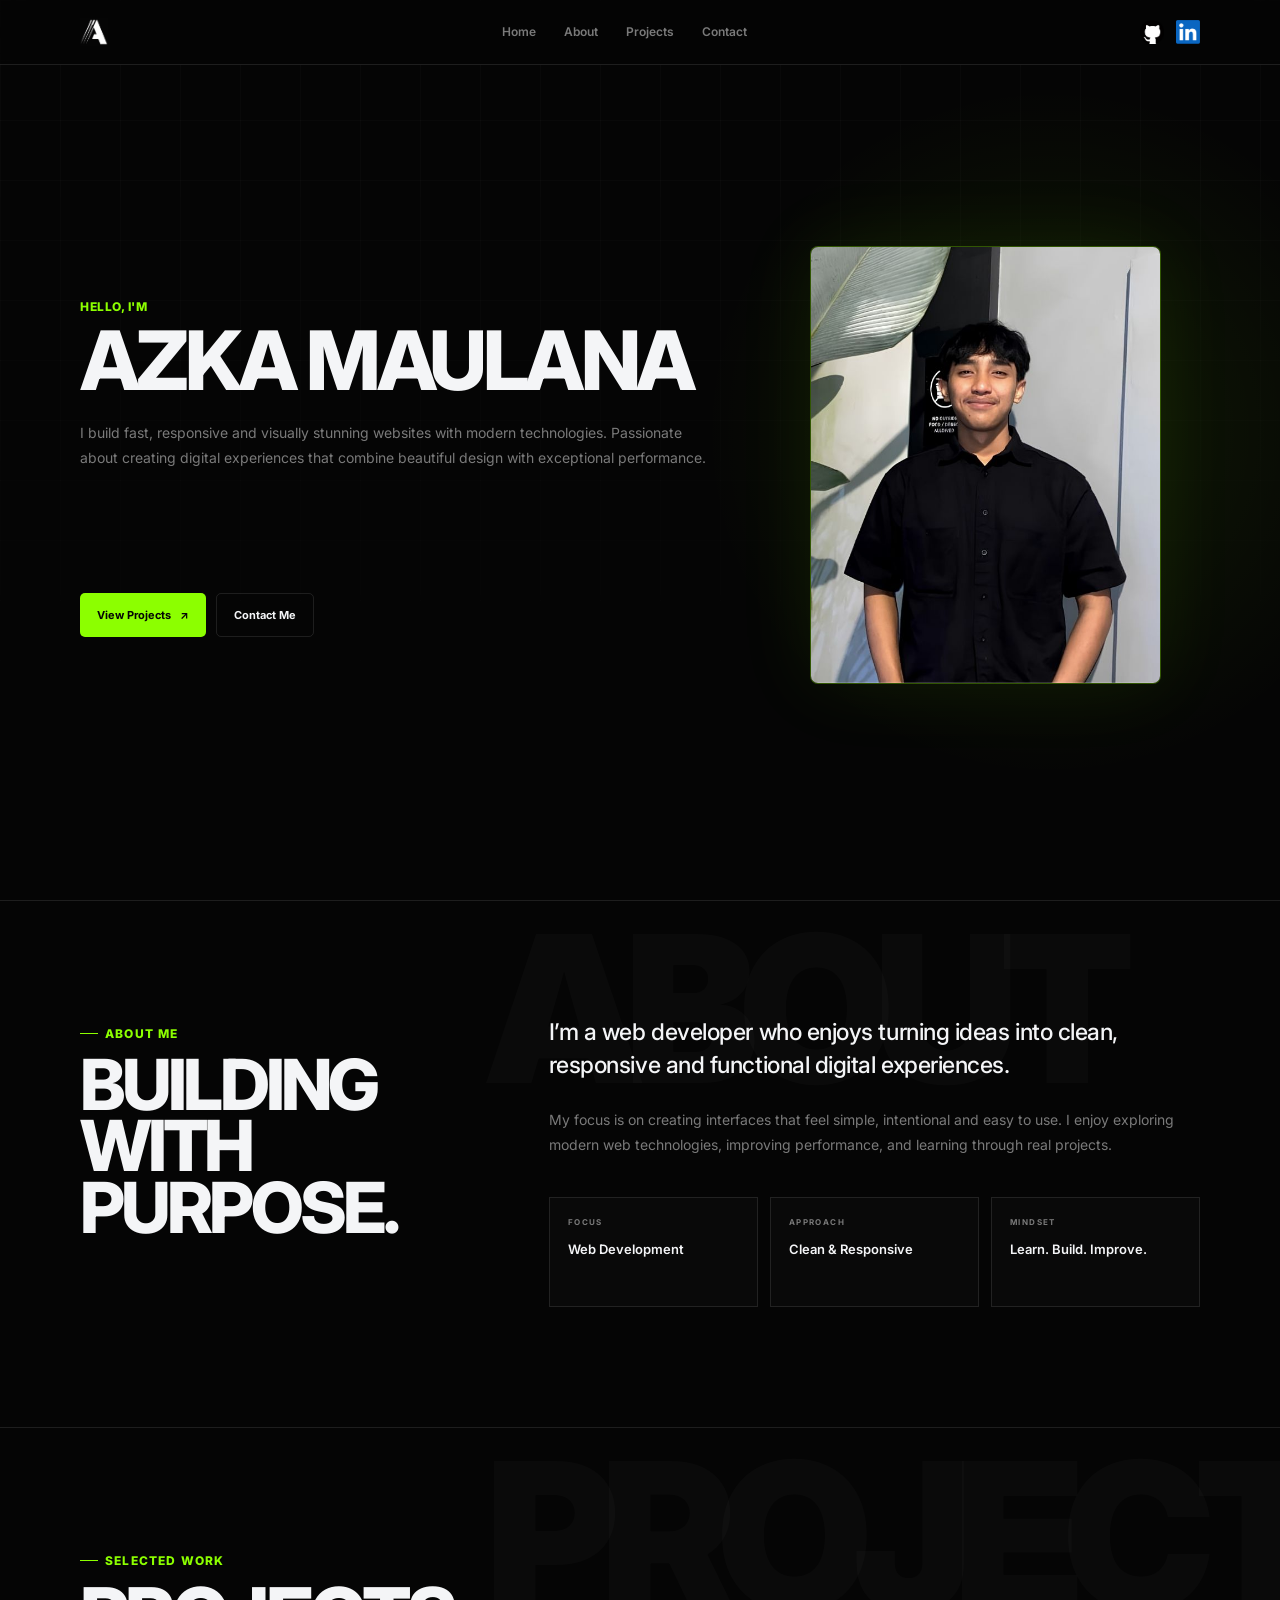
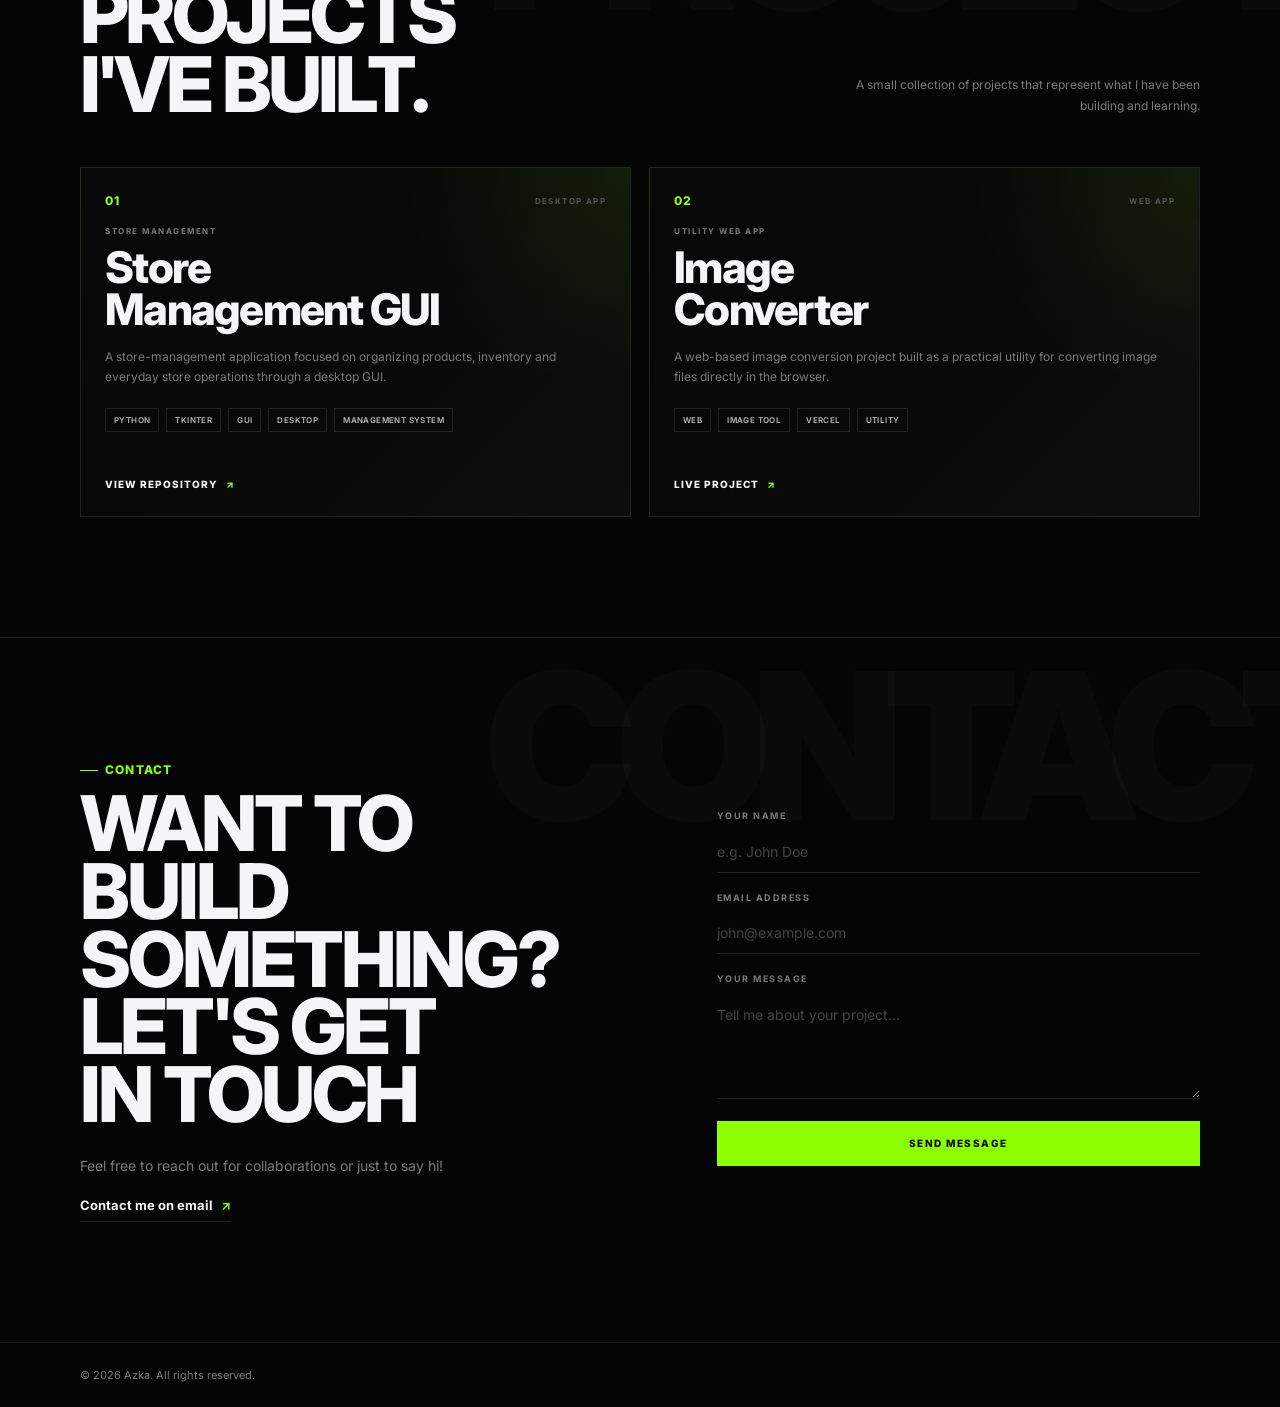
<file: frontend/index.html>
<!DOCTYPE html>
<html lang="en">
<head>
<meta charset="UTF-8">
<meta name="viewport" content="width=device-width, initial-scale=1.0">
<meta name="description" content="Azka Maulana - Web Developer Portfolio">
<title>Azka Maulana | Portfolio</title>

<link rel="preconnect" href="https://fonts.googleapis.com">
<link rel="preconnect" href="https://fonts.gstatic.com" crossorigin>
<link href="https://fonts.googleapis.com/css2?family=Inter:wght@300;400;500;600;700;800;900&display=swap" rel="stylesheet">
<link rel="stylesheet" href="styles.css">
</head>

<body>

<header class="site-header">
    <div class="nav-wrap">
        <a class="brand" href="#home" aria-label="Azka home">
            <img
                src="assets/images/logo.png"
                alt="Azka"
            >
        </a>
        <nav class="main-nav" aria-label="Primary navigation">
            <a href="#home">Home</a>
            <a href="#about">About</a>
            <a href="#projects">Projects</a>
            <a href="#contact">Contact</a>
        </nav>

        <div class="social-links">
            <a
                class="social-link"
                href="https://github.com/azka-maulana"
                target="_blank"
                rel="noopener noreferrer"
                aria-label="GitHub"
            >
                <img
                    src="assets/images/github.png"
                    alt="GitHub"
                >
            </a>

            <a
                class="social-link"
                href="LINKEDIN_ANDA"
                target="_blank"
                rel="noopener noreferrer"
                aria-label="LinkedIn"
            >
                <img
                    src="assets/images/linkedin.png"
                    alt="LinkedIn"
                >
            </a>

        </div>
    </div>
</header>

<main>

<section id="home" class="hero">
    <div class="hero-inner">

        <div class="hero-copy">
            <span class="eyebrow">
                HELLO, I'M
            </span>

            <h1 class="hero-title">AZKA MAULANA</h1>

            <p class="hero-description">
                I build fast, responsive and visually stunning websites
                with modern technologies. Passionate about creating digital
                experiences that combine beautiful design with exceptional
                performance.
            </p>
        </div>

        <div class="hero-photo">
            <div class="photo-frame">
                <img src="assets/images/profile.jpg" alt="Azka Maulana">
            </div>
        </div>

        <div class="hero-actions">
            <a class="button button-primary" href="#projects">
                View Projects <span>↗</span>
            </a>
            <a class="button button-secondary" href="#contact">
                Contact Me
            </a>
        </div>

    </div>
</section>


<section id="about" class="about-section">
    <div class="section-watermark" aria-hidden="true">ABOUT</div>

    <div class="page-width about-grid">

        <div class="about-heading-block">
            <span class="section-kicker">About Me</span>

            <h2 class="section-heading">
                BUILDING<br>
                WITH<br>
                PURPOSE.
            </h2>
        </div>

        <div class="about-content">
            <p class="about-lead">
                I’m a web developer who enjoys turning ideas into
                clean, responsive and functional digital experiences.
            </p>

            <p class="about-body">
                My focus is on creating interfaces that feel simple,
                intentional and easy to use. I enjoy exploring modern
                web technologies, improving performance, and learning
                through real projects.
            </p>

            <div class="about-meta">
                <div class="about-meta-item">
                    <span class="about-meta-label">Focus</span>
                    <span class="about-meta-value">Web Development</span>
                </div>

                <div class="about-meta-item">
                    <span class="about-meta-label">Approach</span>
                    <span class="about-meta-value">Clean &amp; Responsive</span>
                </div>

                <div class="about-meta-item">
                    <span class="about-meta-label">Mindset</span>
                    <span class="about-meta-value">Learn. Build. Improve.</span>
                </div>
            </div>
        </div>

    </div>
</section>


<section id="projects" class="projects-section">
    <div class="section-watermark-projects" aria-hidden="true">PROJECTS</div>

    <div class="page-width">

        <div class="projects-header">
            <div>
                <span class="section-kicker">Selected Work</span>
                <h2 class="projects-heading">
                    PROJECTS<br>
                    I'VE BUILT.
                </h2>
            </div>

            <p class="projects-intro">
                A small collection of projects that represent
                what I have been building and learning.
            </p>
        </div>

        <div class="projects-list" id="project-list">

            <article class="project-card">
                <div class="project-topline">
                    <span class="project-index">01</span>
                    <span class="project-type">DESKTOP APP</span>
                </div>

                <div class="project-content">
                    <p class="project-category">Store Management</p>

                    <h3 class="project-title">
                        Store<br>
                        Management GUI
                    </h3>

                    <p class="project-description">
                        A store-management application focused on
                        organizing products, inventory and everyday
                        store operations through a desktop GUI.
                    </p>

                    <div class="project-tags">
                        <span class="project-tag">Python</span>
                        <span class="project-tag">Tkinter</span>
                        <span class="project-tag">GUI</span>
                        <span class="project-tag">Desktop</span>
                        <span class="project-tag">Management System</span>
                    </div>
                </div>

                <a class="project-link"
                   href="https://github.com/azka-maulana/StoreManagemant_GUI"
                   target="_blank"
                   rel="noopener noreferrer">
                    View Repository <span>↗</span>
                </a>
            </article>


            <article class="project-card">
                <div class="project-topline">
                    <span class="project-index">02</span>
                    <span class="project-type">WEB APP</span>
                </div>

                <div class="project-content">
                    <p class="project-category">Utility Web App</p>

                    <h3 class="project-title">
                        Image<br>
                        Converter
                    </h3>

                    <p class="project-description">
                        A web-based image conversion project built
                        as a practical utility for converting image
                        files directly in the browser.
                    </p>

                    <div class="project-tags">
                        <span class="project-tag">Web</span>
                        <span class="project-tag">Image Tool</span>
                        <span class="project-tag">Vercel</span>
                        <span class="project-tag">Utility</span>
                    </div>
                </div>

                <a class="project-link"
                   href="https://imageconverterr.vercel.app/"
                   target="_blank"
                   rel="noopener noreferrer">
                    Live Project <span>↗</span>
                </a>
            </article>

        </div>
    </div>
</section>


<section id="contact" class="contact-section">
    <div class="section-watermark-contact" aria-hidden="true">CONTACT</div>

    <div class="page-width contact-grid">

        <div class="contact-copy">
            <span class="section-kicker">Contact</span>

            <h2 class="contact-title">
                WANT TO<br>
                BUILD<br>
                SOMETHING?<br>
                LET'S GET<br>
                IN TOUCH
            </h2>

            <p class="contact-text">
                Feel free to reach out for collaborations
                or just to say hi!
            </p>
            <a
                href="mailto:azkamaulana.9990@gmail.com"
                class="contact-email"
                data-email="azkamaulana.9990@gmail.com"
            >
                Contact me on email
                <span>↗</span>
            </a>
        </div>

        <form class="contact-form">

            <label>
                <span>Your Name</span>

                <input
                    type="text"
                    name="name"
                    placeholder="e.g. John Doe"
                    autocomplete="name"
                    required
                >
            </label>


            <label>
                <span>Email Address</span>

                <input
                    type="email"
                    name="email"
                    placeholder="john@example.com"
                    autocomplete="email"
                    required
                >
            </label>


            <label>
                <span>Your Message</span>

                <textarea
                    name="message"
                    rows="4"
                    placeholder="Tell me about your project..."
                    required
                ></textarea>
            </label>


            <button
                type="submit"
                class="submit-button"
            >
                Send Message
            </button>

        </form>

    </div>
</section>

</main>

<footer class="site-footer">
    <div class="page-width footer-inner">
        <span>© 2026 Azka. All rights reserved.</span>
        
    </div>
</footer>

<script src="script.js" defer></script>
</body>
</html>
</file>
<file: frontend/styles.css>
/* =========================================================
   AZKA MAULANA PORTFOLIO
   CLEAN / MODULAR / RESPONSIVE
========================================================= */

:root {
    --black: #050505;
    --black-soft: #0a0d04;
    --white: #f4f5f7;
    --gray: #7a7a7a;
    --gray-light: #a4a4a4;
    --gray-dark: #222;
    --lime: #8cff00;
    --lime-light: #a3ff3d;
    --border: rgba(255, 255, 255, 0.10);
    --border-lime: rgba(140, 255, 0, 0.30);
    --font: "Inter", sans-serif;
    --container: 1120px;
    --gutter: 48px;
}

* {
    margin: 0;
    padding: 0;
    box-sizing: border-box;
}

html {
    scroll-behavior: smooth;
    scroll-padding-top: 64px;
}

body {
    width: 100%;
    min-height: 100vh;
    overflow-x: hidden;
    background: var(--black);
    color: var(--white);
    font-family: var(--font);
    line-height: 1.5;
}

a {
    color: inherit;
    text-decoration: none;
}

button,
input,
textarea {
    font: inherit;
}

button {
    border: 0;
}

img {
    display: block;
    max-width: 100%;
}

.page-width,
.nav-wrap,
.hero-inner {
    width: min(var(--container), calc(100% - var(--gutter)));
    margin-inline: auto;
}


/* =========================================================
   HEADER
========================================================= */

.site-header {
    position: fixed;
    inset: 0 0 auto;
    z-index: 1000;
    width: 100%;
    background: rgba(5, 5, 5, 0.88);
    border-bottom: 1px solid var(--border);
    backdrop-filter: blur(14px);
    -webkit-backdrop-filter: blur(14px);
}

.nav-wrap {
    min-height: 64px;
    display: grid;
    grid-template-columns: auto 1fr auto;
    align-items: center;
    column-gap: 24px;
}

.brand {
    justify-self: start;
    font-size: 21px;
    font-weight: 900;
    line-height: 1;
    letter-spacing: -1px;
    white-space: nowrap;
}

.brand span {
    color: var(--lime);
}

.main-nav {
    display: flex;
    align-items: center;
    justify-content: center;
    gap: 4px;
    min-width: 0;
}


.brand {
    justify-self: start;

    display: flex;
    align-items: center;

    width: auto;
    height: 28px;
}

.brand img {
    display: block;

    width: auto;
    height: 100%;

    object-fit: contain;
}
.main-nav a {
    padding: 8px 12px;
    color: var(--gray);
    font-size: 12px;
    font-weight: 600;
    line-height: 1;
    border-radius: 6px;
    transition: color .2s ease, background .2s ease;
}

.main-nav a:hover,
.main-nav a:focus-visible {
    color: var(--lime);
    background: rgba(140, 255, 0, 0.07);
}

/* =========================================================
   SOCIAL LINKS
========================================================= */

.social-links {
    justify-self: end;

    display: flex;
    align-items: center;

    gap: 12px;
}

.social-link {
    width: 24px;
    height: 24px;

    display: grid;
    place-items: center;

    flex-shrink: 0;
}

.social-link img {
    width: 100%;
    height: 100%;

    object-fit: contain;
}


/* =========================================================
   HERO
========================================================= */

.hero {
    position: relative;
    width: 100%;
    min-height: 100vh;
    display: flex;
    align-items: center;
    padding: 120px 0 90px;
    background:
        radial-gradient(circle at 82% 48%, rgba(140, 255, 0, 0.09), transparent 30%),
        var(--black);
    overflow: hidden;
}

.hero::before {
    content: "";
    position: absolute;
    inset: 0;
    background-image:
        linear-gradient(rgba(255, 255, 255, 0.025) 1px, transparent 1px),
        linear-gradient(90deg, rgba(255, 255, 255, 0.025) 1px, transparent 1px);
    background-size: 60px 60px;
    mask-image: linear-gradient(to bottom, black, transparent 88%);
    -webkit-mask-image: linear-gradient(to bottom, black, transparent 88%);
    pointer-events: none;
}

.hero-inner {
    position: relative;
    z-index: 1;
    display: grid;
    grid-template-columns: minmax(0, 1fr) minmax(280px, 390px);
    grid-template-areas:
        "copy photo"
        "actions photo";
    column-gap: clamp(50px, 7vw, 100px);
    row-gap: 28px;
    align-items: center;
}

.hero-copy {
    grid-area: copy;
    width: 100%;
    max-width: 660px;
}

.eyebrow,
.section-kicker {
    display: inline-flex;
    align-items: center;
    gap: 7px;
    color: var(--lime);
    font-size: 12px;
    font-weight: 800;
    line-height: 1;
    letter-spacing: 1.2px;
    text-transform: uppercase;
}

.eyebrow {
    margin-bottom: 12px;
    letter-spacing: .5px;
}

.section-kicker {
    margin-bottom: 14px;
}

.section-kicker::before {
    content: "";
    width: 18px;
    height: 1px;
    background: var(--lime);
}

.hero-title {
    width: 100%;
    max-width: 660px;
    font-size: clamp(54px, 6.5vw, 82px);
    font-weight: 800;
    line-height: .88;
    letter-spacing: -.055em;
    overflow-wrap: normal;
    word-break: normal;
}

.hero-description {
    width: 100%;
    max-width: 660px;
    margin-top: 24px;
    color: var(--gray);
    font-size: 14px;
    line-height: 1.75;
}

.hero-photo {
    grid-area: photo;
    width: 100%;
}

.photo-frame {
    position: relative;
    width: 90%;
    aspect-ratio: 4 / 5;
    overflow: hidden;
    background: var(--black-soft);
    border: 1px solid var(--border-lime);
    border-radius: 8px;
    box-shadow: 0 0 80px rgba(140, 255, 0, 0.08);
}

.photo-frame img {
    width: 100%;
    height: 100%;
    object-fit: cover;
    object-position: center;
    filter: grayscale(10%);
    transition: transform .4s ease, filter .4s ease;
}

.photo-frame:hover img {
    transform: scale(1.03);
    filter: grayscale(0);
}

.hero-actions {
    grid-area: actions;
    display: flex;
    align-items: center;
    gap: 10px;
}

.button {
    min-height: 44px;
    display: inline-flex;
    align-items: center;
    justify-content: center;
    gap: 9px;
    padding: 0 17px;
    border-radius: 5px;
    font-size: 11px;
    font-weight: 700;
    transition: transform .2s ease, background .2s ease, border-color .2s ease, color .2s ease;
}

.button-primary {
    background: var(--lime);
    color: var(--black);
}

.button-primary:hover {
    background: var(--lime-light);
    transform: translateY(-2px);
}

.button-secondary {
    border: 1px solid var(--border);
    color: var(--white);
}

.button-secondary:hover {
    color: var(--lime);
    border-color: var(--lime);
    transform: translateY(-2px);
}


/* =========================================================
   SHARED SECTION / WATERMARK
========================================================= */

.about-section,
.projects-section,
.contact-section {
    position: relative;
    border-top: 1px solid var(--border);
    overflow: hidden;
}

.section-watermark {
    position: absolute;
    top: 28px;
    left: 38%;
    z-index: 0;
    color: rgba(255, 255, 255, 0.024);
    font-size: clamp(150px, 16vw, 250px);
    font-weight: 900;
    line-height: .78;
    letter-spacing: -.09em;
    white-space: nowrap;
    pointer-events: none;
    user-select: none;
}

.section-watermark-projects {
    position: absolute;
    top: 28px;
    left: 38%;
    z-index: 0;
    color: rgba(255, 255, 255, 0.024);
    font-size: clamp(150px, 16vw, 250px);
    font-weight: 900;
    line-height: .78;
    letter-spacing: -.09em;
    white-space: nowrap;
    pointer-events: none;
    user-select: none;
}

.section-watermark-contact {
    position: absolute;
    top: 28px;
    left: 38%;
    z-index: 0;
    color: rgba(255, 255, 255, 0.024);
    font-size: clamp(150px, 16vw, 250px);
    font-weight: 900;
    line-height: .78;
    letter-spacing: -.09em;
    white-space: nowrap;
    pointer-events: none;
    user-select: none;
}

/* =========================================================
   ABOUT
========================================================= */

.about-section {
    padding: 115px 0 120px;
}

.about-grid {
    position: relative;
    z-index: 1;
    display: grid;
    grid-template-columns: .72fr 1.28fr;
    gap: clamp(50px, 8vw, 110px);
    align-items: start;
}

.about-heading-block,
.about-content {
    position: relative;
    z-index: 1;
}

.section-heading {
    max-width: 500px;
    font-size: clamp(48px, 5.5vw, 76px);
    font-weight: 800;
    line-height: .88;
    letter-spacing: -.055em;
}

.about-lead {
    max-width: 680px;
    color: var(--white);
    font-size: clamp(17px, 1.8vw, 24px);
    font-weight: 500;
    line-height: 1.45;
    letter-spacing: -.02em;
}

.about-body {
    max-width: 650px;
    margin-top: 24px;
    color: var(--gray);
    font-size: 14px;
    line-height: 1.8;
}

.about-meta {
    display: grid;
    grid-template-columns: repeat(3, minmax(0, 1fr));
    gap: 12px;
    margin-top: 40px;
}

.about-meta-item {
    min-height: 110px;
    padding: 18px;
    border: 1px solid var(--border);
    background: rgba(255, 255, 255, 0.015);
    transition: border-color .2s ease, background .2s ease, transform .2s ease;
}

.about-meta-item:hover {
    border-color: rgba(140, 255, 0, .35);
    background: rgba(140, 255, 0, .03);
    transform: translateY(-3px);
}

.about-meta-label {
    display: block;
    margin-bottom: 12px;
    color: var(--gray);
    font-size: 8px;
    font-weight: 700;
    letter-spacing: 1.4px;
    text-transform: uppercase;
}

.about-meta-value {
    display: block;
    color: var(--white);
    font-size: 13px;
    font-weight: 600;
    line-height: 1.4;
}


/* =========================================================
   PROJECTS
========================================================= */

.projects-section {
    padding: 115px 0 120px;
}

.projects-section .page-width {
    position: relative;
    z-index: 1;
}

.projects-header {
    display: flex;
    align-items: flex-end;
    justify-content: space-between;
    gap: 30px;
    margin-bottom: 48px;
}

.projects-heading {
    max-width: 700px;
    font-size: clamp(42px, 6vw, 78px);
    font-weight: 800;
    line-height: .9;
    letter-spacing: -.05em;
}

.projects-intro {
    max-width: 360px;
    margin-bottom: 3px;
    color: var(--gray);
    font-size: 12px;
    line-height: 1.7;
    text-align: right;
}

.projects-list {
    display: grid;
    grid-template-columns: repeat(2, minmax(0, 1fr));
    gap: 18px;
}

.project-card {
    position: relative;
    min-height: 350px;
    padding: 24px;
    display: flex;
    flex-direction: column;
    justify-content: space-between;
    border: 1px solid var(--border);
    background:
        radial-gradient(circle at 100% 0%, rgba(140, 255, 0, .08), transparent 35%),
        #080808;
    overflow: hidden;
    transition: transform .25s ease, border-color .25s ease;
}

.project-card::after {
    content: "";
    position: absolute;
    inset: 0;
    background: linear-gradient(135deg, transparent 40%, rgba(255, 255, 255, .025) 100%);
    pointer-events: none;
}

.project-card:hover {
    transform: translateY(-5px);
    border-color: rgba(140, 255, 0, .35);
}

.project-topline,
.project-content,
.project-link {
    position: relative;
    z-index: 1;
}

.project-topline {
    display: flex;
    align-items: center;
    justify-content: space-between;
    gap: 16px;
}

.project-index {
    color: var(--lime);
    font-size: 12px;
    font-weight: 800;
    letter-spacing: 1px;
}

.project-type {
    color: #555;
    font-size: 8px;
    font-weight: 700;
    letter-spacing: 1.4px;
    text-transform: uppercase;
}

.project-category {
    margin-bottom: 10px;
    color: var(--gray);
    font-size: 8px;
    font-weight: 700;
    letter-spacing: 1.5px;
    text-transform: uppercase;
}

.project-title {
    font-size: clamp(28px, 3.4vw, 44px);
    font-weight: 800;
    line-height: .95;
    letter-spacing: -.04em;
}

.project-description {
    max-width: 500px;
    margin-top: 17px;
    color: var(--gray);
    font-size: 12px;
    line-height: 1.7;
}

.project-tags {
    display: flex;
    flex-wrap: wrap;
    gap: 7px;
    margin-top: 20px;
}

.project-tag {
    padding: 5px 8px;
    border: 1px solid var(--border);
    color: #b8b8b8;
    font-size: 8px;
    font-weight: 600;
    letter-spacing: .4px;
    text-transform: uppercase;
}

.project-link {
    width: fit-content;
    display: inline-flex;
    align-items: center;
    gap: 8px;
    margin-top: 30px;
    color: var(--white);
    font-size: 10px;
    font-weight: 800;
    letter-spacing: 1px;
    text-transform: uppercase;
}

.project-link span {
    color: var(--lime);
    transition: transform .2s ease;
}

.project-link:hover {
    color: var(--lime);
}

.project-link:hover span {
    transform: translate(3px, -3px);
}


/* =========================================================
   CONTACT
========================================================= */

.contact-section {
    padding: 115px 0 120px;
}

.contact-section .section-watermark {
    left: 32%;
}

.contact-grid {
    position: relative;
    z-index: 1;
    display: grid;
    grid-template-columns: 1.05fr .95fr;
    gap: clamp(50px, 8vw, 110px);
    align-items: center;
}

.contact-copy,
.contact-form {
    position: relative;
    z-index: 1;
}

.contact-title {
    max-width: 700px;
    font-size: clamp(44px, 6vw, 78px);
    font-weight: 800;
    line-height: .88;
    letter-spacing: -.04em;
}

.contact-text {
    max-width: 450px;
    margin-top: 26px;
    color: var(--gray);
    font-size: 14px;
    line-height: 1.7;
}

.contact-email {
    display: inline-flex;
    align-items: center;
    gap: 8px;

    margin-top: 18px;

    color: var(--white);

    font-size: 13px;
    font-weight: 700;

    border-bottom: 1px solid var(--border);

    padding-bottom: 5px;

    transition:
        color 0.2s ease,
        border-color 0.2s ease;
}

.contact-email span {
    color: var(--lime);

    transition:
        transform 0.2s ease;
}

.contact-email:hover {
    color: var(--lime);
    border-color: var(--lime);
}

.contact-email:hover span {
    transform: translate(3px, -3px);
}

.contact-form {
    display: flex;
    flex-direction: column;
    gap: 18px;
}

.contact-form label {
    display: flex;
    flex-direction: column;
}

.contact-form label span {
    margin-bottom: 8px;
    color: var(--gray);
    font-size: 9px;
    font-weight: 700;
    letter-spacing: 1.5px;
    text-transform: uppercase;
}

.contact-form input,
.contact-form textarea {
    width: 100%;
    padding: 10px 0;
    background: transparent;
    color: var(--white);
    border: 0;
    border-bottom: 1px solid var(--gray-dark);
    outline: 0;
    font-size: 14px;
}

.contact-form input::placeholder,
.contact-form textarea::placeholder {
    color: #444;
}

.contact-form input:focus,
.contact-form textarea:focus {
    border-bottom-color: var(--lime);
}

.contact-form textarea {
    min-height: 90px;
    resize: vertical;
}

.submit-button {
    width: 100%;
    margin-top: 4px;
    padding: 15px;
    background: var(--lime);
    color: var(--black);
    font-size: 10px;
    font-weight: 800;
    letter-spacing: 1.5px;
    text-transform: uppercase;
    cursor: pointer;
    transition: background .2s ease, transform .2s ease;
}

.submit-button:hover {
    background: var(--lime-light);
    transform: translateY(-2px);
}


/* =========================================================
   FOOTER
========================================================= */

.site-footer {
    padding: 24px 0;
    border-top: 1px solid var(--border);
    color: var(--gray);
    font-size: 11px;
}

.footer-inner {
    display: flex;
    align-items: center;
    justify-content: space-between;
    gap: 20px;
}


/* =========================================================
   TABLET
========================================================= */

@media (max-width: 900px) {

    :root {
        --gutter: 40px;
    }

    .hero {
        min-height: auto;
        padding: 135px 0 80px;
    }

    .hero-inner {
        grid-template-columns:
            minmax(0, 1fr)
            minmax(210px, 280px);
        column-gap: 36px;
    }

    .hero-title {
        font-size: clamp(46px, 7vw, 66px);
    }

    .section-watermark {
        left: 25%;
        font-size: 145px;
    }

    .about-section,
    .projects-section,
    .contact-section {
        padding: 90px 0 100px;
    }

    .about-grid {
        grid-template-columns: 1fr;
        gap: 34px;
    }

    .projects-header {
        align-items: flex-start;
        flex-direction: column;
        margin-bottom: 34px;
    }

    .projects-intro {
        max-width: 580px;
        text-align: left;
    }

    .projects-list {
        grid-template-columns: 1fr;
    }

    .contact-grid {
        grid-template-columns: 1fr;
        gap: 50px;
    }

    .contact-section .section-watermark {
        left: 15%;
    }
}


/* =========================================================
   MOBILE
========================================================= */

@media (max-width: 600px) {

    :root {
        --gutter: 28px;
    }

    html {
        scroll-padding-top: 52px;
    }

    .nav-wrap {
        min-height: 52px;
        grid-template-columns: auto minmax(0, 1fr) auto;
        column-gap: 7px;
    }

    .brand {
        font-size: 16px;
    }

    .main-nav {
        gap: 0;
        overflow: hidden;
    }

    .main-nav a {
        padding: 6px 5px;
        font-size: 8px;
        white-space: nowrap;
    }


@media (max-width: 600px) {

    .brand {
        height: 20px;
    }

}


/* =========================================================
   SMALL PHONE
========================================================= */

@media (max-width: 380px) {

    .brand {
        height: 18px;
    }

}

    .social-links {
        gap: 7px;
    }

    .social-link {
        width: 18px;
        height: 18px;
    }

    /* HERO */

    .hero {
        min-height: auto;
        padding: 64px 0 44px;
    }

    .hero-inner {
        width: calc(100% - 28px);

        grid-template-columns: 1fr;

        grid-template-areas:
            "copy"
            "photo"
            "actions";

        row-gap: 0;

        align-items: start;
    }

    .hero-copy {
        width: 100%;
        max-width: 100%;
    }

    .eyebrow {
        margin-bottom: 6px;
        font-size: 8px;
    }

    .eyebrow-dot {
        width: 4px;
        height: 4px;
        margin-right: 0;
    }

    /*
       JS synchronizes the photo width with the larger
       rendered width of the H1 or paragraph.
    */
    .hero-title {
        width: fit-content;
        margin-left: 20px;
        max-width: 100%;
        font-size: clamp(38px, 10.8vw, 52px);
        line-height: .88;
        letter-spacing: -.06em;
    }

    .hero-description {
        margin-left: 20px;
        width: 100%;
        max-width: 100%;
        margin-top: 16px;
        font-size: 9px;
        line-height: 1.65;
    }

    .hero-photo {
        width: var(--hero-content-width, 100%);
        margin-top: 22px;
    }

    .photo-frame {
        width: 90%;
        display: block;
        margin-left: auto;
        margin-right: auto;
        
    }

    .hero-actions {
        width: 90%;
        margin: 16px auto 0;
        display: flex;
        align-items: center;
        gap: 6px;
    }

    .button {
        min-height: 37px;
        padding: 0 10px;
        margin-left: 0;
        font-size: 8px;
        gap: 4px;
    }


    /* WATERMARK */

    .section-watermark {
        top: 18px;
        left: 8%;
        font-size: 105px;
    }

    .section-watermark-projects {
        top: 18px;
        left: -2%;
        font-size: 105px;
    }

    .section-watermark-contact {
        top: 18px;
        left: -8%;
        font-size: 105px;
    }


    /* ABOUT */

    .about-section {
        padding: 72px 0 76px;
    }

    .about-grid {
        width: calc(100% - 28px);
        gap: 28px;
    }

    .section-kicker {
        margin-bottom: 11px;
        font-size: 8px;
    }

    .section-kicker::before {
        width: 16px;
    }

    .section-heading,
    .projects-heading {
        max-width: 100%;
        font-size: clamp(38px, 11vw, 52px);
        line-height: .88;
    }

    .about-lead {
        max-width: 100%;
        font-size: 16px;
        line-height: 1.45;
    }

    .about-body {
        max-width: 100%;
        margin-top: 18px;
        font-size: 11px;
        line-height: 1.7;
    }

    .about-meta {
        grid-template-columns: 1fr;
        gap: 8px;
        margin-top: 28px;
    }

    .about-meta-item {
        min-height: auto;
        padding: 15px;
    }


    /* PROJECTS */

    .projects-section {
        padding: 72px 0 76px;
    }

    .projects-section .section-watermark {
        left: -8%;
        font-size: 96px;
    }

    .projects-header {
        gap: 18px;
        margin-bottom: 28px;
    }

    .projects-intro {
        max-width: 100%;
        font-size: 10px;
        line-height: 1.65;
    }

    .projects-list {
        gap: 10px;
    }

    .project-card {
        min-height: 310px;
        padding: 18px;
    }

    .project-index {
        font-size: 10px;
    }

    .project-type {
        font-size: 7px;
    }

    .project-title {
        font-size: clamp(27px, 8vw, 38px);
    }

    .project-description {
        margin-top: 14px;
        font-size: 10px;
    }

    .project-tags {
        gap: 5px;
        margin-top: 16px;
    }

    .project-tag {
        padding: 4px 7px;
        font-size: 7px;
    }

    .project-link {
        margin-top: 24px;
        font-size: 9px;
    }


    /* CONTACT */

    .contact-section {
        padding: 72px 0 76px;
    }

    .contact-section .section-watermark {
        left: -18%;
        font-size: 94px;
    }

    .contact-grid {
        width: calc(100% - 28px);
        gap: 42px;
    }

    .contact-title {
        max-width: 100%;
        font-size: clamp(35px, 11vw, 52px);
    }

    .contact-text {
        margin-top: 20px;
        font-size: 11px;
        line-height: 1.65;
    }

    .contact-form {
        gap: 15px;
    }

    .contact-form input,
    .contact-form textarea {
        font-size: 13px;
    }

    .submit-button {
        margin-top: 2px;
    }


    /* FOOTER */

    .footer-inner {
        flex-direction: column;
        align-items: flex-start;
        gap: 5px;
    }

    .site-footer {
        font-size: 9px;
    }
}


/* =========================================================
   SMALL PHONES
========================================================= */

@media (max-width: 380px) {

    :root {
        --gutter: 22px;
    }

    .main-nav a {
        padding-inline: 3px;
        font-size: 7px;
    }

    .social-links {
        gap: 5px;
    }

    .social-link {
        width: 16px;
        height: 16px;
    }

    .hero {
        padding-top: 60px;
    }

    .hero-inner,
    .about-grid,
    .contact-grid {
        width: calc(100% - 22px);
    }

    .hero-title {
        font-size: clamp(34px, 10.6vw, 45px);
    }

    .hero-description {
        font-size: 8px;
        margin-top: 4px;
    }

    .hero-photo {
        margin-top: 20px;
    }

    .hero-actions {
        margin-top: 14px;
    }

    .button {
        min-height: 35px;
        padding-inline: 9px;
        font-size: 7px;
    }

    .section-watermark {
        font-size: 90px;
    }

    .section-heading,
    .projects-heading {
        font-size: 35px;
    }

    .about-lead {
        font-size: 15px;
    }

    .project-card {
        min-height: 290px;
        padding: 15px;
    }
}
</file>
